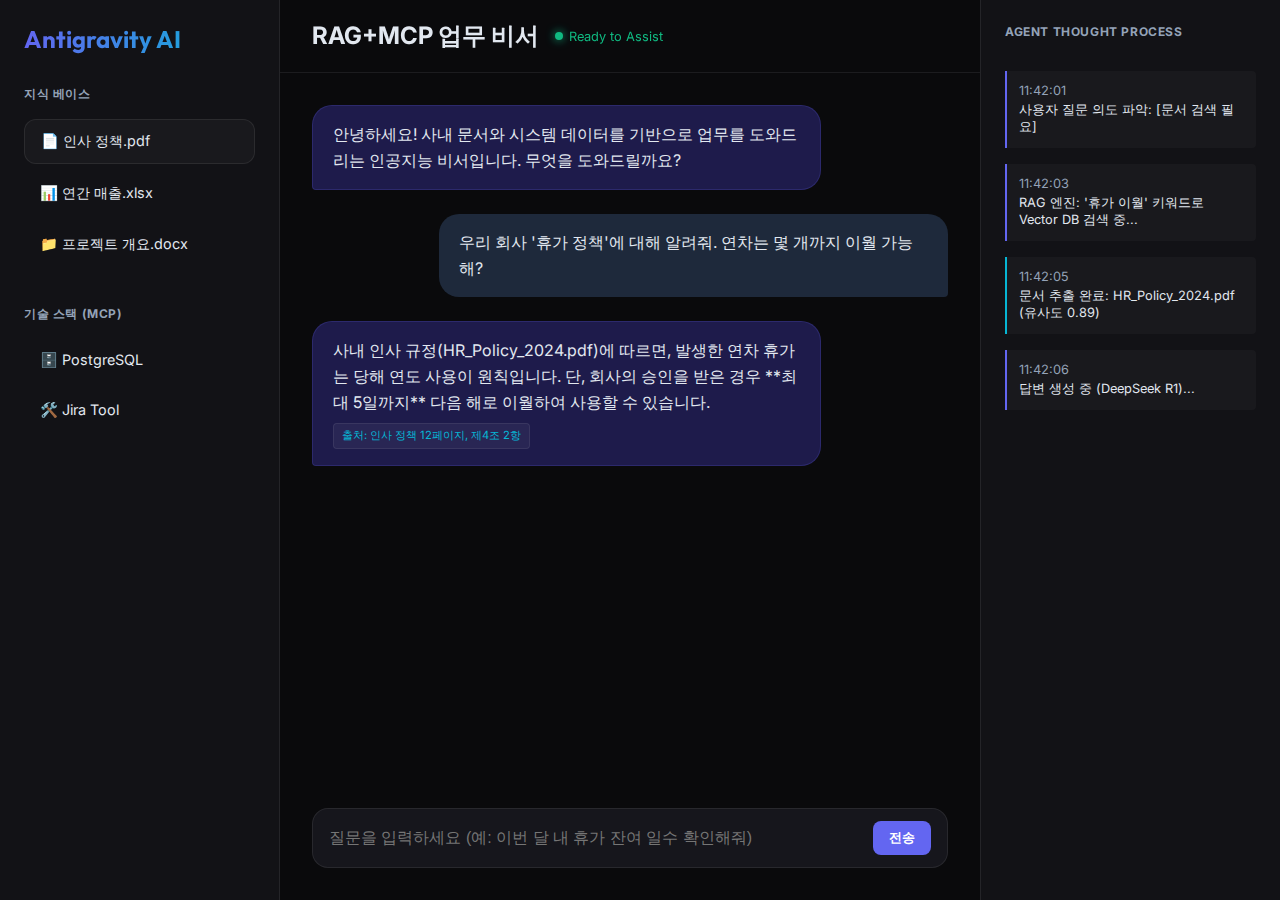
<file: 04_base_system/index.html>
<!DOCTYPE html>
<html lang="ko">
<head>
    <meta charset="UTF-8">
    <meta name="viewport" content="width=device-width, initial-scale=1.0">
    <title>AI 업무 비서 - 프리미엄 Q&A 인터페이스</title>
    <link rel="preconnect" href="https://fonts.googleapis.com">
    <link rel="preconnect" href="https://fonts.gstatic.com" crossorigin>
    <link href="https://fonts.googleapis.com/css2?family=Inter:wght@300;400;600&family=Outfit:wght@400;700&display=swap" rel="stylesheet">
    <style>
        :root {
            --bg-color: #0a0a0c;
            --sidebar-bg: #121216;
            --chat-bg: #16161c;
            --accent-primary: #6366f1;
            --accent-secondary: #06b6d4;
            --text-main: #e2e8f0;
            --text-muted: #94a3b8;
            --border-color: rgba(255, 255, 255, 0.08);
            --glass-bg: rgba(255, 255, 255, 0.03);
            --user-bubble: #1e293b;
            --ai-bubble: #1e1b4b;
        }

        * {
            margin: 0;
            padding: 0;
            box-sizing: border-box;
        }

        body {
            background-color: var(--bg-color);
            color: var(--text-main);
            font-family: 'Inter', sans-serif;
            height: 100vh;
            display: flex;
            overflow: hidden;
        }

        /* Sidebar Styles */
        aside {
            width: 280px;
            background-color: var(--sidebar-bg);
            border-right: 1px solid var(--border-color);
            display: flex;
            flex-direction: column;
            padding: 1.5rem;
        }

        .logo {
            font-family: 'Outfit', sans-serif;
            font-size: 1.5rem;
            font-weight: 700;
            background: linear-gradient(to right, var(--accent-primary), var(--accent-secondary));
            -webkit-background-clip: text;
            -webkit-text-fill-color: transparent;
            margin-bottom: 2rem;
            display: flex;
            align-items: center;
            gap: 0.5rem;
        }

        .menu-section {
            margin-bottom: 2rem;
        }

        .menu-title {
            font-size: 0.75rem;
            text-transform: uppercase;
            letter-spacing: 0.05em;
            color: var(--text-muted);
            margin-bottom: 1rem;
        }

        .menu-item {
            padding: 0.75rem 1rem;
            border-radius: 0.75rem;
            color: var(--text-main);
            text-decoration: none;
            display: flex;
            align-items: center;
            gap: 0.75rem;
            transition: all 0.3s;
            margin-bottom: 0.5rem;
            font-size: 0.9rem;
        }

        .menu-item:hover, .menu-item.active {
            background-color: var(--glass-bg);
            border: 1px solid var(--border-color);
        }

        /* Main Chat Area */
        main {
            flex: 1;
            display: flex;
            flex-direction: column;
            position: relative;
        }

        .chat-header {
            padding: 1.25rem 2rem;
            border-bottom: 1px solid var(--border-color);
            display: flex;
            justify-content: space-between;
            align-items: center;
            background: rgba(10, 10, 12, 0.8);
            backdrop-filter: blur(10px);
            z-index: 10;
        }

        .agent-info {
            display: flex;
            align-items: center;
            gap: 1rem;
        }

        .status-badge {
            display: flex;
            align-items: center;
            gap: 0.4rem;
            font-size: 0.8rem;
            color: #10b981;
        }

        .status-dot {
            width: 8px;
            height: 8px;
            background-color: #10b981;
            border-radius: 50%;
            box-shadow: 0 0 10px #10b981;
        }

        .chat-messages {
            flex: 1;
            overflow-y: auto;
            padding: 2rem;
            display: flex;
            flex-direction: column;
            gap: 1.5rem;
        }

        .message {
            max-width: 80%;
            padding: 1rem 1.25rem;
            border-radius: 1.25rem;
            line-height: 1.6;
            position: relative;
            animation: fadeIn 0.4s ease-out;
        }

        @keyframes fadeIn {
            from { opacity: 0; transform: translateY(10px); }
            to { opacity: 1; transform: translateY(0); }
        }

        .user-message {
            align-self: flex-end;
            background-color: var(--user-bubble);
            border-bottom-right-radius: 0.25rem;
        }

        .ai-message {
            align-self: flex-start;
            background-color: var(--ai-bubble);
            border-bottom-left-radius: 0.25rem;
            border: 1px solid rgba(99, 102, 241, 0.2);
        }

        .source-tag {
            display: inline-block;
            font-size: 0.7rem;
            padding: 0.2rem 0.5rem;
            background: rgba(255,255,255,0.05);
            border: 1px solid var(--border-color);
            border-radius: 4px;
            margin-top: 0.5rem;
            color: var(--accent-secondary);
        }

        /* Thought Process Panel */
        .thought-process {
            width: 300px;
            background-color: var(--sidebar-bg);
            border-left: 1px solid var(--border-color);
            padding: 1.5rem;
            display: flex;
            flex-direction: column;
            gap: 1rem;
        }

        .log-item {
            font-size: 0.8rem;
            padding: 0.75rem;
            background: var(--glass-bg);
            border-left: 2px solid var(--accent-primary);
            border-radius: 0 4px 4px 0;
        }

        .log-time {
            color: var(--text-muted);
            margin-bottom: 0.25rem;
            display: block;
        }

        /* Input Area */
        .chat-input-container {
            padding: 2rem;
            background: linear-gradient(to top, var(--bg-color), transparent);
        }

        .input-wrapper {
            max-width: 800px;
            margin: 0 auto;
            background-color: var(--chat-bg);
            border: 1px solid var(--border-color);
            border-radius: 1rem;
            padding: 0.75rem 1rem;
            display: flex;
            align-items: center;
            gap: 1rem;
            transition: border-color 0.3s;
        }

        .input-wrapper:focus-within {
            border-color: var(--accent-primary);
        }

        input {
            flex: 1;
            background: transparent;
            border: none;
            color: var(--text-main);
            outline: none;
            font-size: 1rem;
        }

        .send-btn {
            background-color: var(--accent-primary);
            color: white;
            border: none;
            padding: 0.5rem 1rem;
            border-radius: 0.5rem;
            cursor: pointer;
            font-weight: 600;
            transition: opacity 0.3s;
        }

        .send-btn:hover {
            opacity: 0.9;
        }
    </style>
</head>
<body>
    <aside>
        <div class="logo">
            <span>Antigravity AI</span>
        </div>
        
        <div class="menu-section">
            <h3 class="menu-title">지식 베이스</h3>
            <a href="#" class="menu-item active">
                <span>📄 인사 정책.pdf</span>
            </a>
            <a href="#" class="menu-item">
                <span>📊 연간 매출.xlsx</span>
            </a>
            <a href="#" class="menu-item">
                <span>📁 프로젝트 개요.docx</span>
            </a>
        </div>

        <div class="menu-section">
            <h3 class="menu-title">기술 스택 (MCP)</h3>
            <div class="menu-item">
                <span>🗄️ PostgreSQL</span>
            </div>
            <div class="menu-item">
                <span>🛠️ Jira Tool</span>
            </div>
        </div>
    </aside>

    <main>
        <header class="chat-header">
            <div class="agent-info">
                <h2>RAG+MCP 업무 비서</h2>
                <div class="status-badge">
                    <span class="status-dot"></span>
                    Ready to Assist
                </div>
            </div>
        </header>

        <section class="chat-messages" id="chat-container">
            <div class="message ai-message">
                안녕하세요! 사내 문서와 시스템 데이터를 기반으로 업무를 도와드리는 인공지능 비서입니다. 무엇을 도와드릴까요?
            </div>
            
            <div class="message user-message">
                우리 회사 '휴가 정책'에 대해 알려줘. 연차는 몇 개까지 이월 가능해?
            </div>

            <div class="message ai-message">
                사내 인사 규정(HR_Policy_2024.pdf)에 따르면, 발생한 연차 휴가는 당해 연도 사용이 원칙입니다. 단, 회사의 승인을 받은 경우 **최대 5일까지** 다음 해로 이월하여 사용할 수 있습니다.
                <br>
                <span class="source-tag">출처: 인사 정책 12페이지, 제4조 2항</span>
            </div>
        </section>

        <div class="chat-input-container">
            <div class="input-wrapper">
                <input type="text" placeholder="질문을 입력하세요 (예: 이번 달 내 휴가 잔여 일수 확인해줘)">
                <button class="send-btn">전송</button>
            </div>
        </div>
    </main>

    <section class="thought-process">
        <h3 class="menu-title">Agent Thought Process</h3>
        <div class="log-item">
            <span class="log-time">11:42:01</span>
            사용자 질문 의도 파악: [문서 검색 필요]
        </div>
        <div class="log-item">
            <span class="log-time">11:42:03</span>
            RAG 엔진: '휴가 이월' 키워드로 Vector DB 검색 중...
        </div>
        <div class="log-item" style="border-left-color: var(--accent-secondary);">
            <span class="log-time">11:42:05</span>
            문서 추출 완료: HR_Policy_2024.pdf (유사도 0.89)
        </div>
        <div class="log-item">
            <span class="log-time">11:42:06</span>
            답변 생성 중 (DeepSeek R1)...
        </div>
    </section>
</body>
</html>
</file>
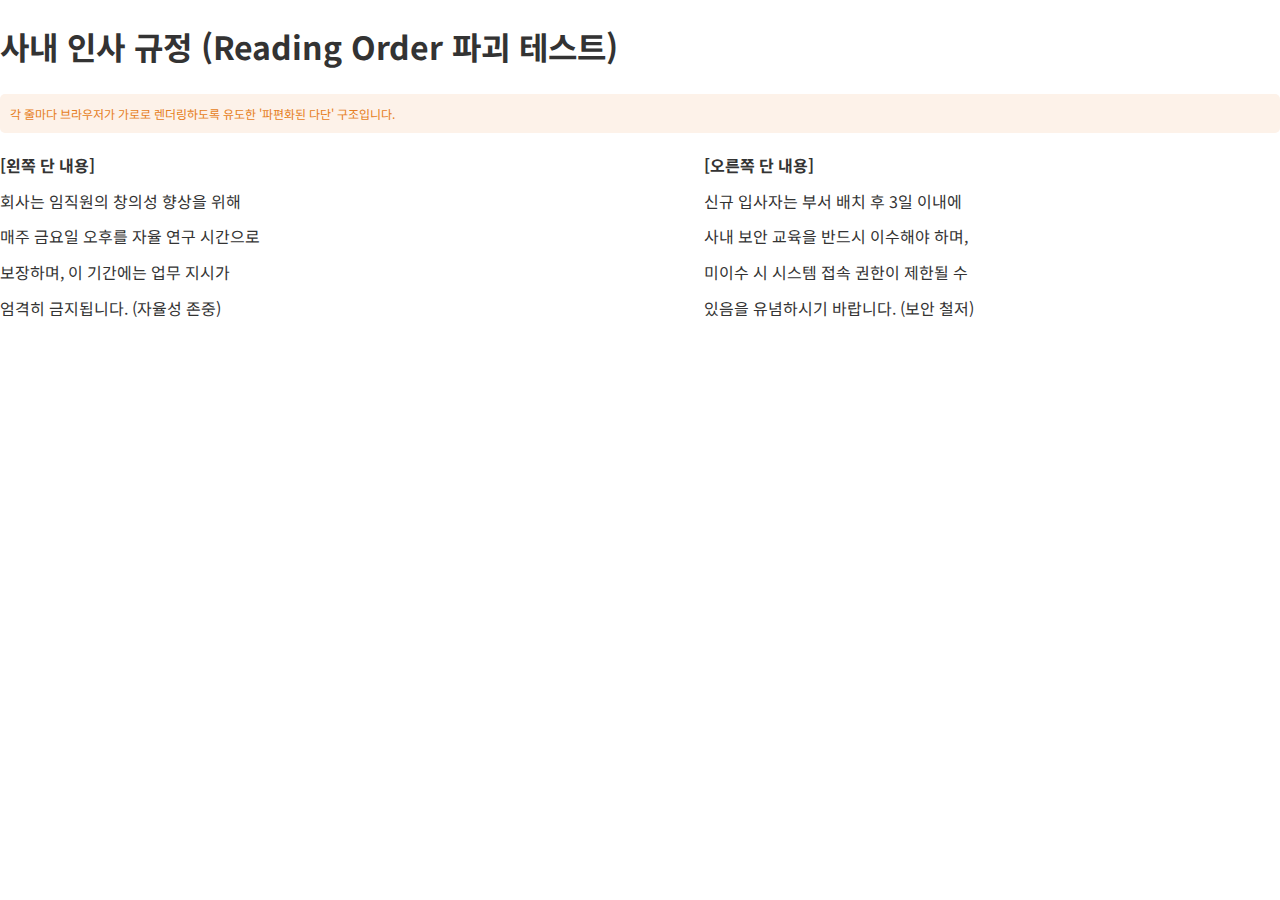
<file: 실습용/ex01/docs/HR_사내규정_다단_파괴.html>
<!DOCTYPE html>
<html lang="ko">
<head>
    <meta charset="UTF-8">
    <title>HR 사내규정 - 다단 파괴 테스트 (Stitching)</title>
    <style>
        @import url('https://fonts.googleapis.com/css2?family=Noto+Sans+KR:wght@400;700&display=swap');
        @page { size: A4; margin: 20mm; }
        body { background-color: white; margin: 0; padding: 0; font-family: 'Noto Sans KR', sans-serif; color: #333; line-height: 1.6; }
        .row { display: flex; justify-content: space-between; margin-bottom: 10px; }
        .left-col { width: 45%; }
        .right-col { width: 45%; }
        .description { font-size: 12px; color: #e67e22; margin-bottom: 20px; background: #fdf2e9; padding: 10px; border-radius: 5px; }
    </style>
</head>
<body>
    <div class="a4-page">
        <header><h1>사내 인사 규정 (Reading Order 파괴 테스트)</h1></header>
        <div class="description">
            각 줄마다 브라우저가 가로로 렌더링하도록 유도한 '파편화된 다단' 구조입니다.
        </div>
        <div class="row"><div class="left-col"><strong>[왼쪽 단 내용]</strong></div><div class="right-col"><strong>[오른쪽 단 내용]</strong></div></div>
        <div class="row"><div class="left-col">회사는 임직원의 창의성 향상을 위해</div><div class="right-col">신규 입사자는 부서 배치 후 3일 이내에</div></div>
        <div class="row"><div class="left-col">매주 금요일 오후를 자율 연구 시간으로</div><div class="right-col">사내 보안 교육을 반드시 이수해야 하며,</div></div>
        <div class="row"><div class="left-col">보장하며, 이 기간에는 업무 지시가</div><div class="right-col">미이수 시 시스템 접속 권한이 제한될 수</div></div>
        <div class="row"><div class="left-col">엄격히 금지됩니다. (자율성 존중)</div><div class="right-col">있음을 유념하시기 바랍니다. (보안 철저)</div></div>
    </div>
</body>
</html>
</file>
